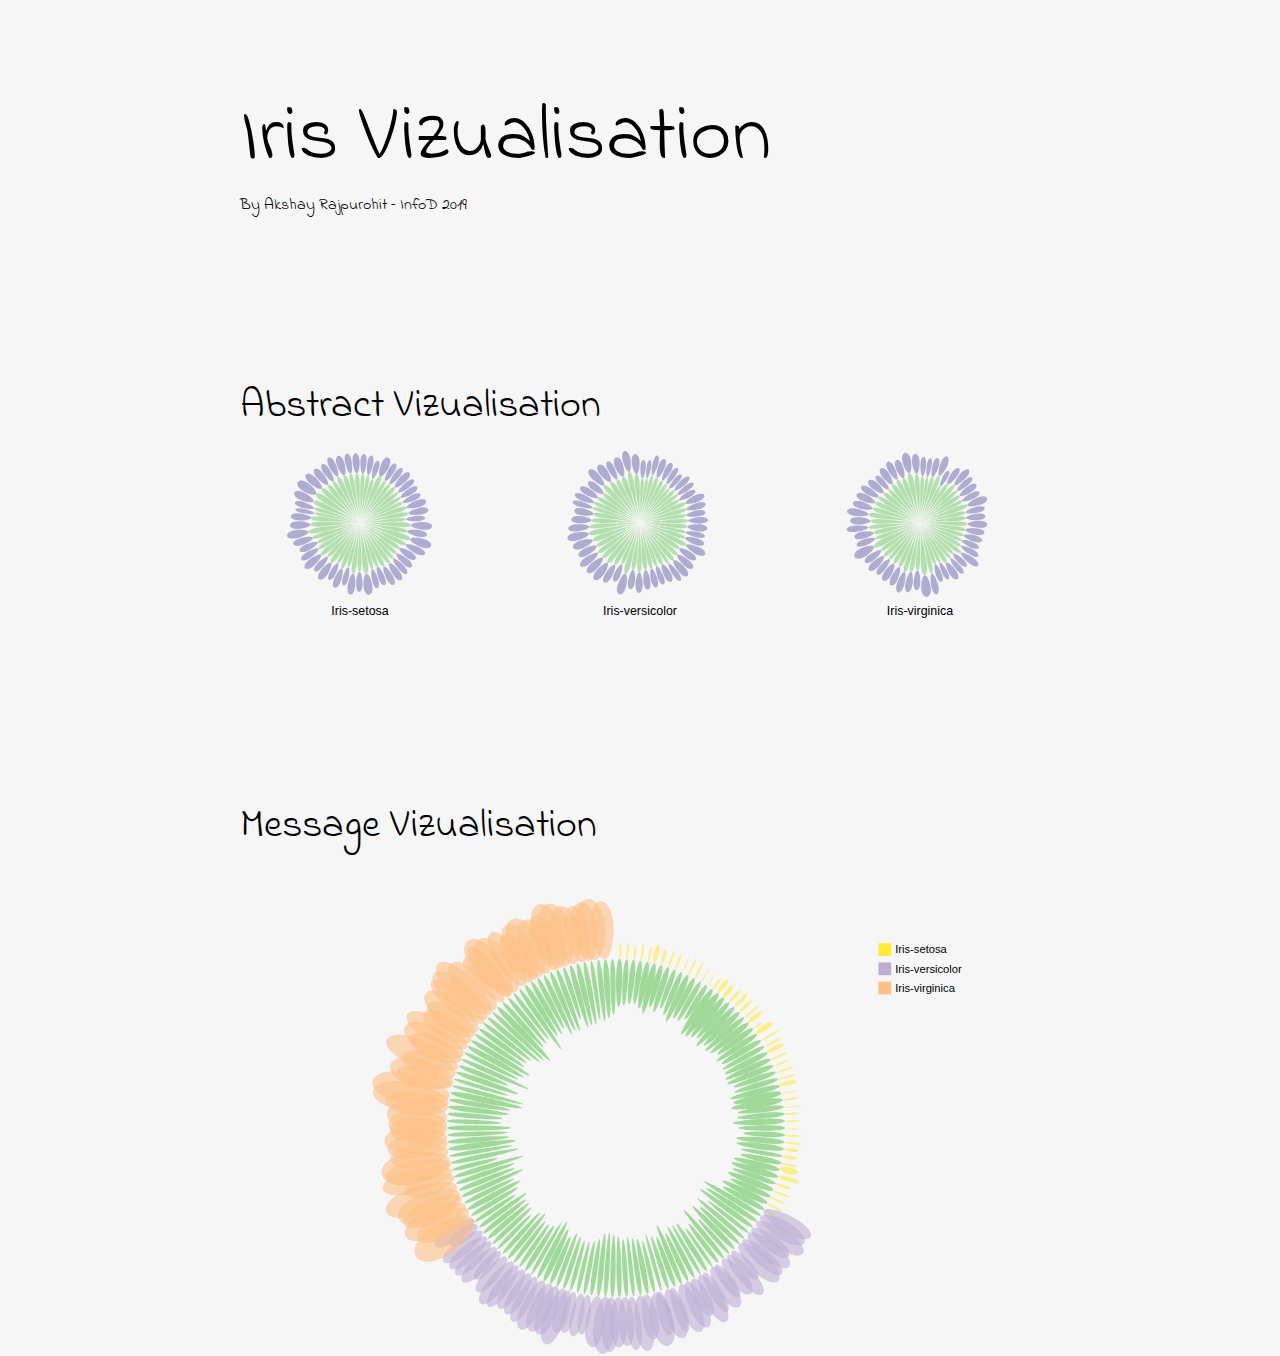
<file: index.html>
<!DOCTYPE html>
<html lang="en" dir="ltr">
  <head>
    <meta charset="utf-8">
    <title>Info Viz</title>
    <style media="screen">
      @import url('https://fonts.googleapis.com/css?family=Indie+Flower&display=swap');

      body{
        max-width : 800px;
        margin : 80px auto;
        font-family: 'Indie Flower', cursive;
        background-color : #f6f6f6;
      }

      .heading1{
        font-size: 80px;
        margin-bottom: -20px;
      }

      .heading2{
        font-size: 40px;
        margin-bottom: -20px;
        margin-top: 160px;
      }

      .viz1{
        width : 800px;
        margin-top: -160px;
        margin-bottom: -160px;
      }

      .viz2{
        width : 800px;
        margin-top: 40px;
        margin-bottom: -160px;
      }
    </style>
  </head>
  <body>
    <main>
      <p class="heading1">Iris Vizualisation</p>
      <p>By Akshay Rajpurohit – InfoD 2019</p>
      <p class="heading2">Abstract Vizualisation</p>
      <img class="viz1" src="charticulator/iris-abstarct.svg" alt="Viz">
      <br>
      <p class="heading2">Message Vizualisation</p>
      <img class="viz2" src="charticulator/iris-line.svg" alt="Viz">
      <br>
    </main>
  </body>
</html>
</file>
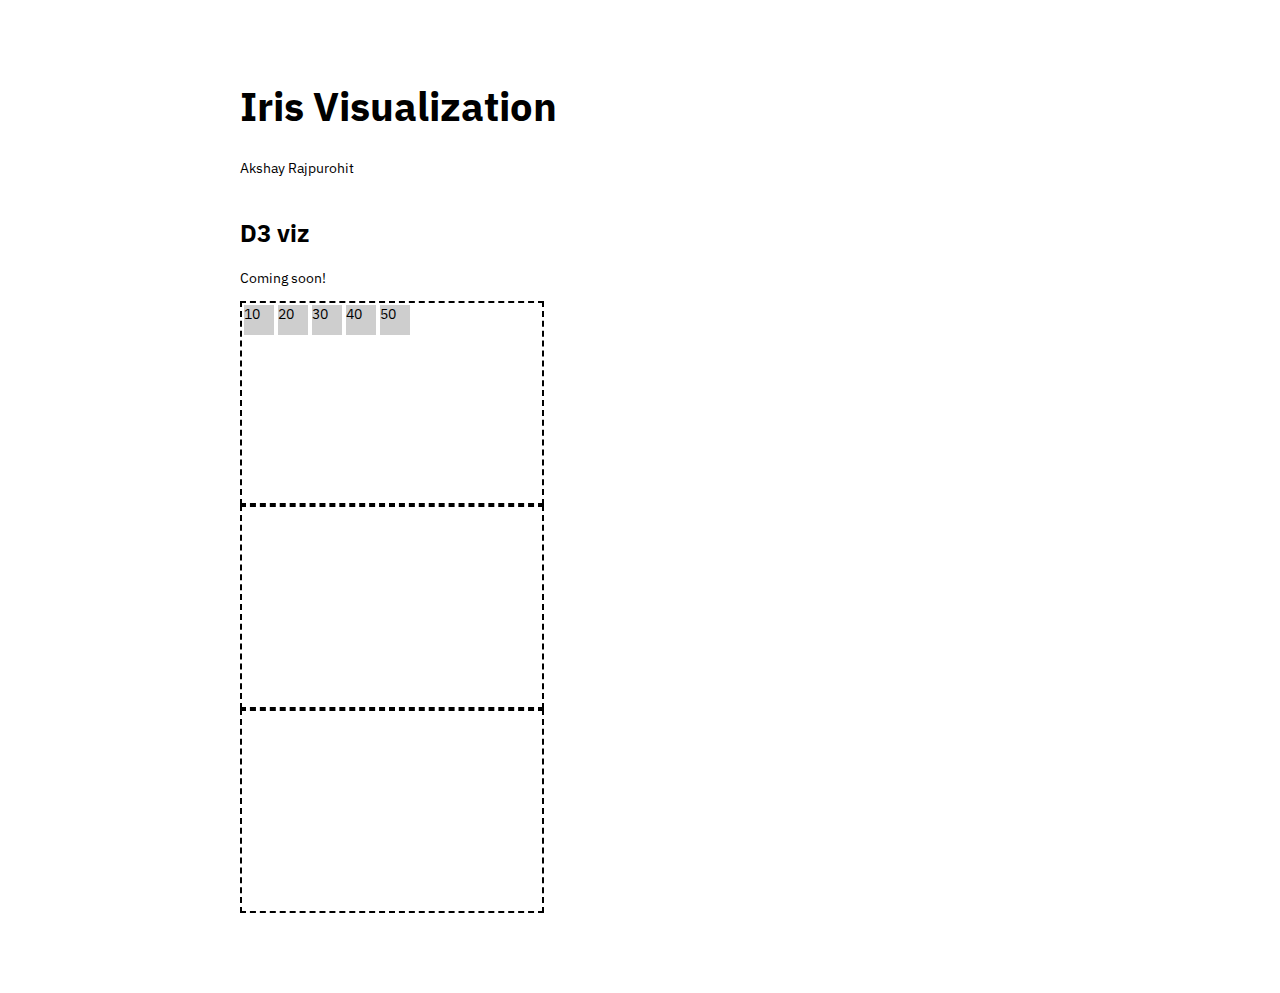
<file: basic/ds.html>
<!DOCTYPE html>
<html lang="en" dir="ltr">
  <head>
    <meta charset="utf-8">
    <script src="https://d3js.org/d3.v5.js"></script>
    <link rel="stylesheet" href="style.css">
    <title>D3 vs charticulator</title>
  </head>
  <body>
    <main>
      <h1>Iris Visualization</h1>
      <p>Akshay Rajpurohit</p>
      <h2>D3 viz</h2>
      <p>Coming soon!</p>
      <div class="vis-manual">
        <div class="box">10</div>
        <div class="box">20</div>
        <div class="box">30</div>
        <div class="box">40</div>
        <div class="box">50</div>
      </div>

      <div class="vis-d3">
      </div>

      <div class="vis-iris">
      </div>


      <script type="text/javascript">

        var data = [
          {"sepalWidth": 15, "sepalLength": 10, "species" : "A"},
          {"sepalWidth": 10, "sepalLength": 12, "species" : "A"},
          {"sepalWidth": 13, "sepalLength": 16, "species" : "B"},
          {"sepalWidth": 20, "sepalLength": 15, "species" : "B"},
          {"sepalWidth": 12, "sepalLength": 8, "species" : "B"},
        ]

        //select the div in which you want to create
        d3.select(".vis-d3")
          //select the div within the space to which data will be bound
          .selectAll("div")
          //select the data
          .data(data)
          // enters the group
          .enter()
          // creates new divs based on datum count
          .append("div")
          .text(d => d.species)
          .style("color", "white")
          .style("background-color", function(d){return d.species == "A" ? "black" : "red"})
          .style("width",d => d.sepalWidth*2  + "px")
          .style("height",d => d.sepalLength*2 + "px")
          .style("margin","2px")

          async function vizIris(){
            iris = await d3.csv("iris.csv", d3.autoType)

            d3.select(".vis-iris")
              .selectAll("div")
              .data(iris)
            .enter()
              .append("rect")
              .style("background-color", "red")
              .style("width",d => d.PetalLengthCm*5  + "px")
              .style("height",d => d.PetalWidthCm*10 + "px")
              .style("margin","2px")
              .style("background-color", function(d){return d.Species == "Iris-setosa" ? "green" : "yellow"})
          }

          vizIris();

      </script>
    </main>
  </body>
</html>
</file>
<file: basic/style.css>
@import url('https://fonts.googleapis.com/css?family=IBM+Plex+Sans&display=swap');

body{
  max-width : 800px;
  margin : 80px auto;
  font-family: 'IBM Plex Sans', sans-serif;
  font-size: 14px;
}

h1{
  font-size : 40px;
}

h2{
  font-size : 24px;
  margin-top: 40px;
}

p{
  font-size : 14px;
}

.vis{
  background-color: #f6f6f6;
}

.vis-manual, .vis-d3, .vis-iris{
  width: 300px;
  height: 200px;
  border: 2px dashed black;
  display: flex;
  flex-wrap: wrap;
}

.box, .box1{
  width: 30px;
  height: 30px;
  margin: 2px;
  background-color: #cecece;
}
</file>
